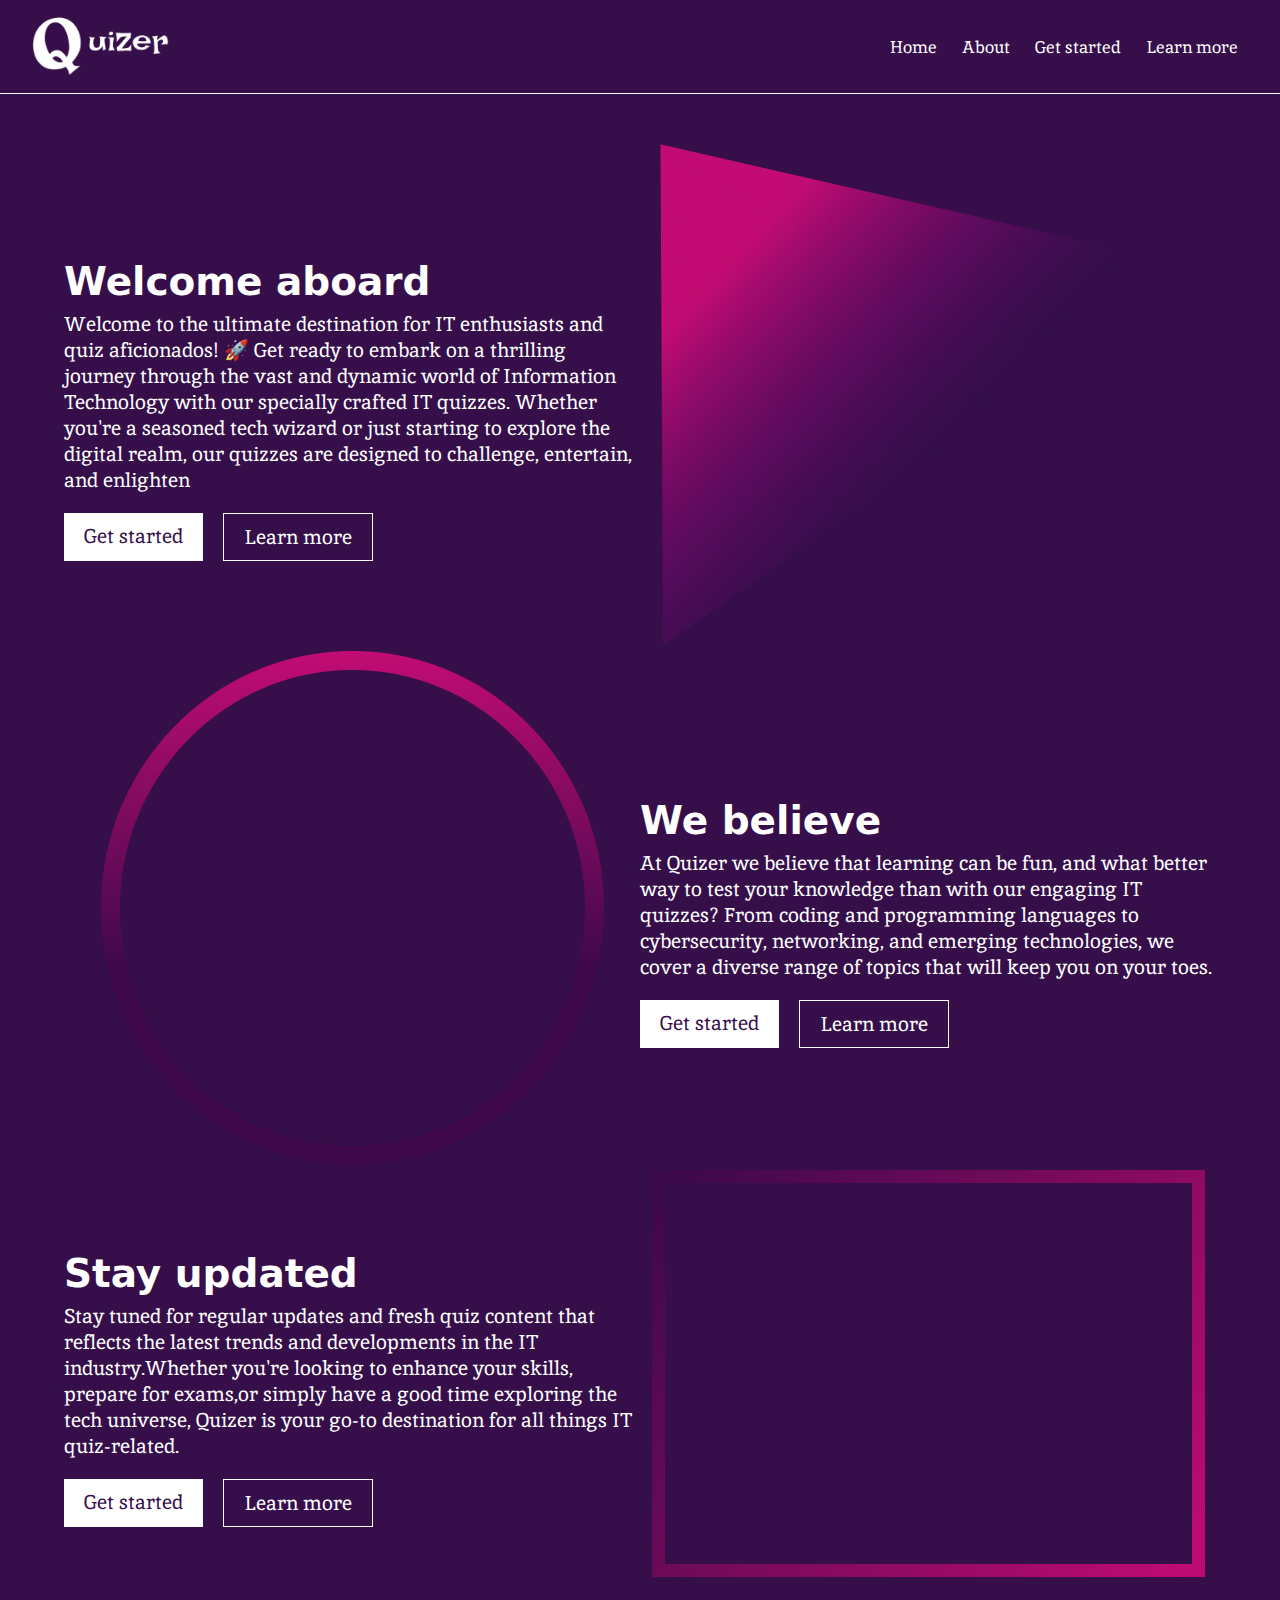
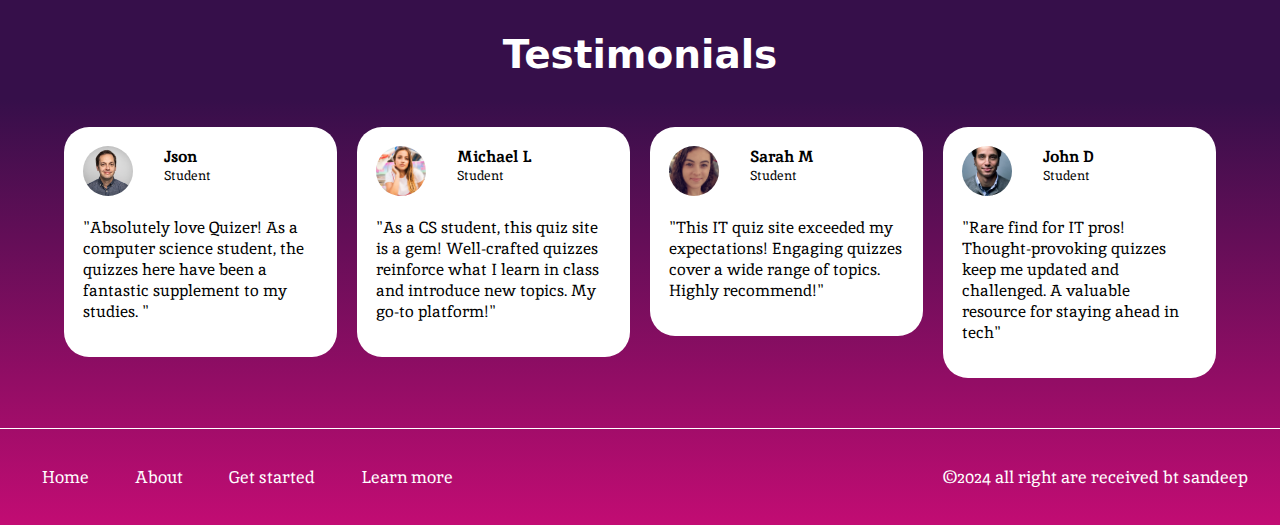
<file: index.html>
<!DOCTYPE html>
<html lang="en">

<head>
    <meta charset="UTF-8">
    <meta name="viewport" content="width=device-width, initial-scale=1.0">
    <title>Quizer</title>
    <link rel="stylesheet" href="style.css">
    <link rel="preconnect" href="https://fonts.googleapis.com">
    <link rel="preconnect" href="https://fonts.gstatic.com" crossorigin>
    <link href="https://fonts.googleapis.com/css2?family=Inika&family=Irish+Grover&display=swap" rel="stylesheet">
    <link rel="icon" type="image/x-icon" href="assets/fav.png">
</head>

<body>
    <header>
        <div class="header">
            <a href="index.html" class="logo"><img src="assets/logo.png"></a>
            <div class="nav">
                <nav class="pc" id="navbar">
                    <a href="index.html" class="nav-list">Home</a>
                    <a href="" class="nav-list">About</a>
                    <a href="started.html" class="nav-list">Get started</a>
                    <a href="https://quizapi.io/" target="_blank" class="nav-list">Learn more</a>
                    <div class="close mobile" onclick="mobNavclose()">✖</div>
                </nav>
                <div class="menu-open mobile" id="mobnav" onclick="mobNav()"><img src="assets/menu.png"></div>
            </div>
        </div>
    </header>
    <main>
        <div class="flex">
            <div class="col">
                <div class="box">
                    <h1>Welcome aboard</h1>
                    <p>Welcome to the ultimate destination for IT enthusiasts and quiz
                        aficionados! 🚀 Get ready to embark on a thrilling journey through
                        the vast and dynamic world of Information Technology with our
                        specially crafted IT quizzes. Whether you're a seasoned tech
                        wizard or just starting to explore the digital realm,
                        our quizzes are designed to challenge, entertain, and enlighten</p>

                    <div class="btn-flex">
                        <a href="started.html" class="btn btn-bolid">Get started</a>

                        <a class="btn btn-border" href="https://quizapi.io/" target="_blank">Learn more</a>
                    </div>

                </div>
            </div>
            <div class="col col-image pc">
                <img src="assets/Polygon 1.png">
            </div>
        </div>
        <div class="flex">
            <div class="col col-image pc">
                <img src="assets/Ellipse 1.png">
            </div>
            <div class="col">
                <div class="box right-text-mobile">
                    <h1>We believe</h1>
                    <p>
                        At Quizer we believe that learning can be fun, and what better way to test your knowledge than
                        with our engaging IT quizzes? From coding and programming languages to cybersecurity,
                        networking, and emerging technologies, we cover a diverse range of topics that will keep you on
                        your toes.
                    </p>
                    <div class="btn-flex">
                        <a href="started.html" class="btn btn-bolid">Get started</a>

                        <a class="btn btn-border" href="https://quizapi.io/" target="_blank">Learn more</a>
                    </div>
                </div>
            </div>
        </div>
        <div class="flex">
            <div class="col">
                <div class="box">
                    <h1>Stay updated </h1>
                    <p>Stay tuned for regular updates and fresh quiz
                        content that reflects the latest trends and developments
                        in the IT industry.Whether you're
                        looking to enhance your skills, prepare for exams,or
                        simply have a good time exploring the tech universe,
                        Quizer is your go-to destination for all things IT quiz-related.
                    </p>
                    <div class="btn-flex">
                        <a href="started.html" class="btn btn-bolid">Get started</a>

                        <a class="btn btn-border" href="https://quizapi.io/" target="_blank">Learn more</a>
                    </div>
                </div>
            </div>
            <div class="col col-image pc">
                <img src="assets/Rectangle 6.png">
            </div>
        </div>
        <div class="testimonial">
            <h2>Testimonials</h2>
            <div class="slider-flex">
                <div class="flex-slider">
                    <div class="slider-box">
                        <div class="slider-flex">
                            <div class="slider-image">
                                <img src="assets/avtar.jpeg">
                            </div>
                            <div class="slider-info">
                                <b>Json</b>
                                <small>Student</small>
                            </div>
                        </div>
                        <div class="slider-description">
                            <p>"Absolutely love Quizer! As a computer science student, the quizzes here have been a
                                fantastic supplement to my studies. "</p>
                        </div>
                    </div>
                </div>
                <div class="flex-slider">
                    <div class="slider-box">
                        <div class="slider-flex">
                            <div class="slider-image">
                                <img src="assets/person4.avif">
                            </div>
                            <div class="slider-info">
                                <b>Michael L</b>
                                <small>Student</small>
                            </div>
                        </div>
                        <div class="slider-description">
                            <p>"As a CS student, this quiz site is a gem! Well-crafted quizzes reinforce what I learn in
                                class and introduce new topics. My go-to platform!"</p>
                        </div>
                    </div>
                </div>
                <div class="flex-slider">
                    <div class="slider-box">
                        <div class="slider-flex">
                            <div class="slider-image">
                                <img src="assets/person3.jpg">
                            </div>
                            <div class="slider-info">
                                <b>Sarah M</b>
                                <small>Student</small>
                            </div>
                        </div>
                        <div class="slider-description">
                            <p>"This IT quiz site exceeded my expectations! Engaging quizzes cover a wide range of
                                topics. Highly recommend!" </p>
                        </div>
                    </div>
                </div>
            
                <div class="flex-slider">
                    <div class="slider-box">
                        <div class="slider-flex">
                            <div class="slider-image">
                                <img src="assets/person2.avif">
                            </div>
                            <div class="slider-info">
                                <b>John D</b>
                                <small>Student</small>
                            </div>
                        </div>
                        <div class="slider-description">
                            <p>"Rare find for IT pros! Thought-provoking quizzes keep me updated and challenged. A
                                valuable resource for staying ahead in tech"</p>
                        </div>
                    </div>
                </div>
            </div>
        </div>
    </main>
    <footer>
        <div class="footer">
            <div class="nav">
                <nav>
                    <a href="index.html" class="nav-list">Home</a>
                    <a href="" class="nav-list">About</a>
                    <a href="started.html" class="nav-list">Get started</a>
                    <a href="https://quizapi.io/" target="_blank" class="nav-list">Learn more</a>
                </nav>
            </div>
            <div class="copyright">
                <p>©2024 all right are received bt sandeep</p>
            </div>
        </div>

        </div>

    </footer>
    <script src="app.js"></script>
</body>

</html>
</file>
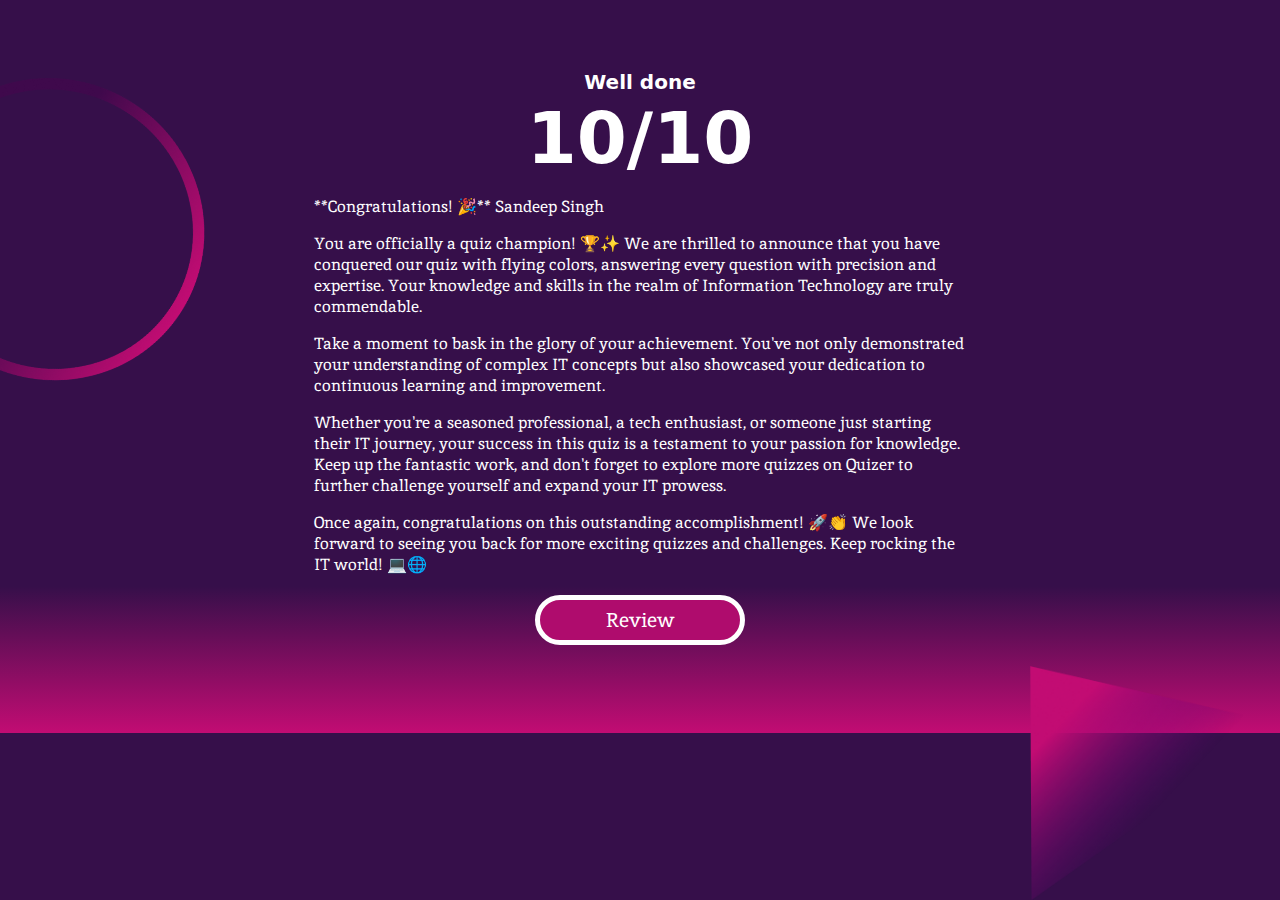
<file: result.html>
<!DOCTYPE html>
<html lang="en">

<head>
    <meta charset="UTF-8">
    <meta name="viewport" content="width=device-width, initial-scale=1.0">
    <title>Quizer</title>
    <link rel="stylesheet" href="style.css">
    <link rel="preconnect" href="https://fonts.googleapis.com">
<link rel="preconnect" href="https://fonts.gstatic.com" crossorigin>
<link href="https://fonts.googleapis.com/css2?family=Inika&family=Irish+Grover&display=swap" rel="stylesheet">
<link rel="icon" type="image/x-icon" href="assets/fav.png">
</head>

<body>

    <main>
    
           <div class="quizBody-all-result">
            <div class="quiz-start">
                <h3>Well done</h3>
                <h1>10/10</h1>
          
                   <div class="box-selection-result">
                   <p>**Congratulations! 🎉** Sandeep Singh</p>
                   
                   <p>You are officially a quiz champion! 🏆✨ We are thrilled to announce that you have conquered our quiz with flying colors, answering every question with precision and expertise. Your knowledge and skills in the realm of Information Technology are truly commendable.</p>
                   
                   <p>Take a moment to bask in the glory of your achievement. You've not only demonstrated your understanding of complex IT concepts but also showcased your dedication to continuous learning and improvement.</p>
                   
                   <p>Whether you're a seasoned professional, a tech enthusiast, or someone just starting their IT journey, your success in this quiz is a testament to your passion for knowledge. Keep up the fantastic work, and don't forget to explore more quizzes on Quizer to further challenge yourself and expand your IT prowess.</p>
                   
                   <p>Once again, congratulations on this outstanding accomplishment! 🚀👏 We look forward to seeing you back for more exciting quizzes and challenges. Keep rocking the IT world! 💻🌐</p>
                   </div>
                
                <a href="review.html" class="step-btns" ><div class="mylink-btn w30">Review</div></a>
               
              
               
            </div>
            <img src="assets/Ellipse 1.png" class="bg1">
            <img src="assets/Polygon 1.png" class="bg2 pc">
           </div>
    </main>
    <script src="app.js"></script>
</body>

</html>
</file>
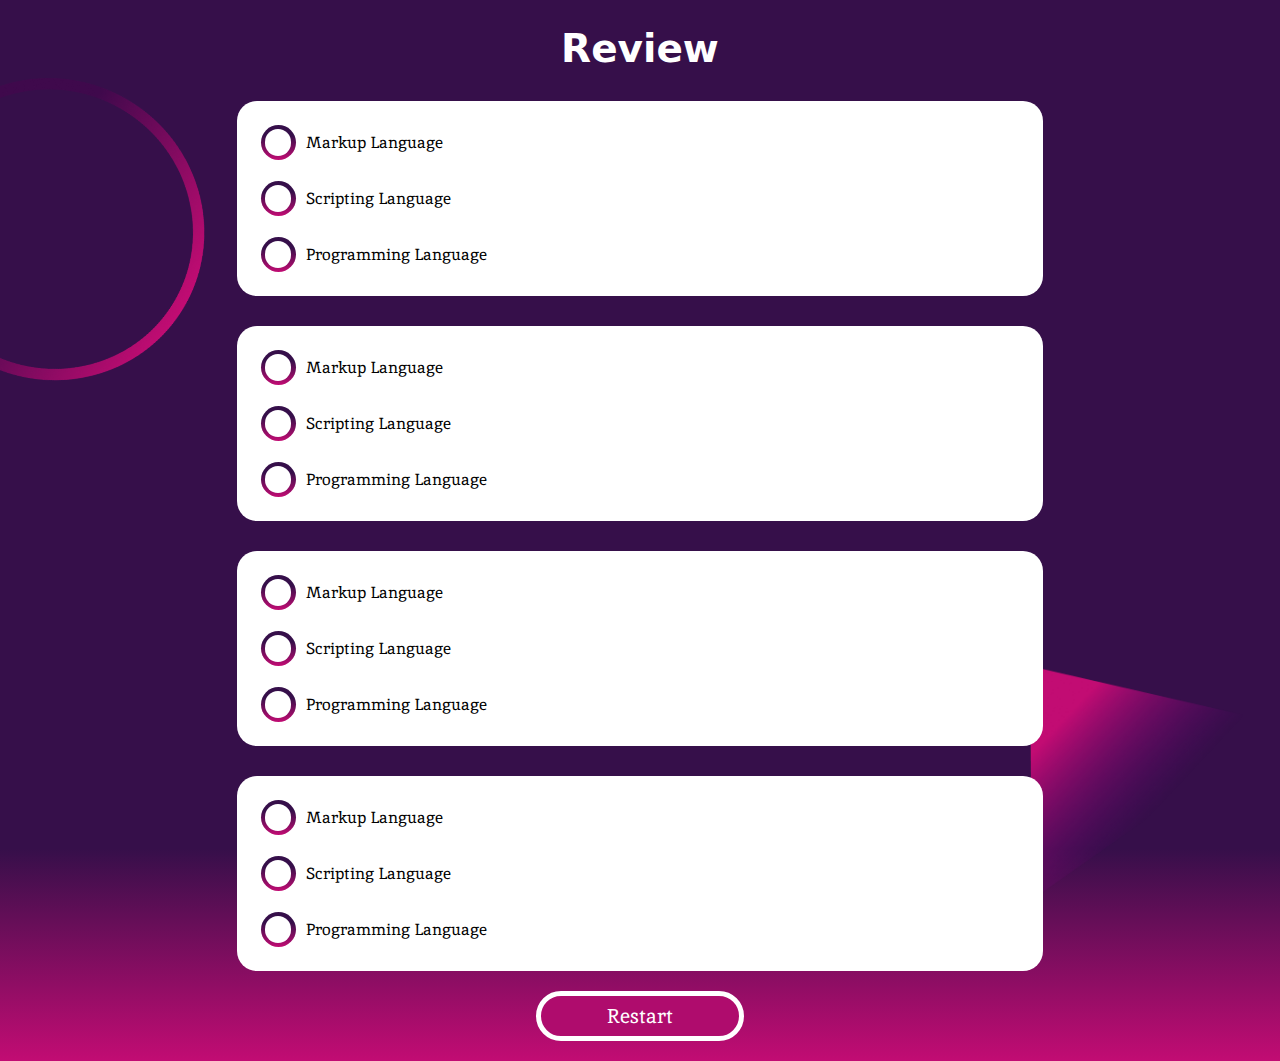
<file: review.html>
<!DOCTYPE html>
<html lang="en">

<head>
    <meta charset="UTF-8">
    <meta name="viewport" content="width=device-width, initial-scale=1.0">
    <title>Quizer</title>
    <link rel="stylesheet" href="style.css">
    <link rel="preconnect" href="https://fonts.googleapis.com">
<link rel="preconnect" href="https://fonts.gstatic.com" crossorigin>
<link href="https://fonts.googleapis.com/css2?family=Inika&family=Irish+Grover&display=swap" rel="stylesheet">
<link rel="icon" type="image/x-icon" href="assets/fav.png">
</head>

<body>

    <main class="review">
           <div class="quizBody-all">
            <div class="quiz-start">
                <h1>Review</h1>
          
                   <div class="box-selection">
                    <form action="/action_page.php">
                       <input type="radio" id="html" name="fav_language" value="Markup Language">
                       <label for="html"><div class="selection"><div class="check">1</div></div>Markup Language</label><br>
                       <input type="radio" id="css" name="fav_language" value="Scripting Language">
                    <label for="css"><div class="selection"><div class="check">1</div></div>Scripting Language</label><br>
                       <input type="radio" id="javascript" name="fav_language" value="Programming Language">
                       <label for="javascript"><div class="selection"><div class="check">1</div></div>Programming Language</label>
                    
                
                      </form>
                   </div>

                   <div class="box-selection">
                    <form action="/action_page.php">
                       <input type="radio" id="html" name="fav_language" value="Markup Language">
                       <label for="html"><div class="selection"><div class="check">1</div></div>Markup Language</label><br>
                       <input type="radio" id="css" name="fav_language" value="Scripting Language">
                    <label for="css"><div class="selection"><div class="check">1</div></div>Scripting Language</label><br>
                       <input type="radio" id="javascript" name="fav_language" value="Programming Language">
                       <label for="javascript"><div class="selection"><div class="check">1</div></div>Programming Language</label>
                    
                
                      </form>
                   </div>
                   <div class="box-selection">
                    <form action="/action_page.php">
                       <input type="radio" id="html" name="fav_language" value="Markup Language">
                       <label for="html"><div class="selection"><div class="check">1</div></div>Markup Language</label><br>
                       <input type="radio" id="css" name="fav_language" value="Scripting Language">
                    <label for="css"><div class="selection"><div class="check">1</div></div>Scripting Language</label><br>
                       <input type="radio" id="javascript" name="fav_language" value="Programming Language">
                       <label for="javascript"><div class="selection"><div class="check">1</div></div>Programming Language</label>
                    
                
                      </form>
                   </div>
                   <div class="box-selection">
                     <form action="/action_page.php">
                        <input type="radio" id="html" name="fav_language" value="Markup Language">
                        <label for="html"><div class="selection"><div class="check">1</div></div>Markup Language</label><br>
                        <input type="radio" id="css" name="fav_language" value="Scripting Language">
                     <label for="css"><div class="selection"><div class="check">1</div></div>Scripting Language</label><br>
                        <input type="radio" id="javascript" name="fav_language" value="Programming Language">
                        <label for="javascript"><div class="selection"><div class="check">1</div></div>Programming Language</label>
                     
                 
                       </form>
                    </div>
                    <a href="index.html" class="step-btns" ><div class="mylink-btn w30">Restart</div></a>
              
               
            </div>
           
           </div>
    </main>
    <img src="assets/Ellipse 1.png" class="bg1">
            <img src="assets/Polygon 1.png" class="bg2 pc">
            <script src="app.js"></script>
</body>

</html>
</file>
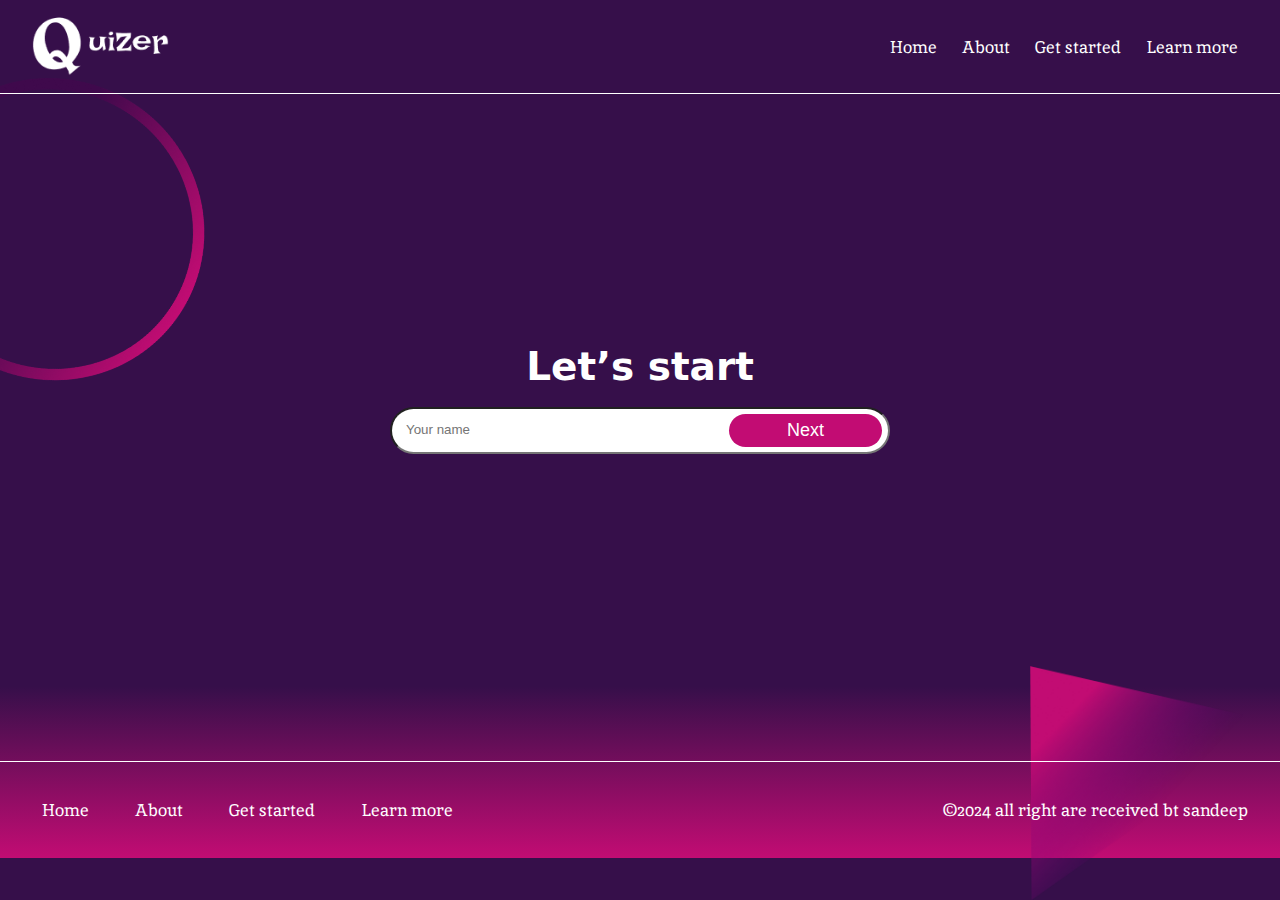
<file: started.html>
<!DOCTYPE html>
<html lang="en">

<head>
    <meta charset="UTF-8">
    <meta name="viewport" content="width=device-width, initial-scale=1.0">
    <title>Quizer</title>
    <link rel="stylesheet" href="style.css">
    <link rel="preconnect" href="https://fonts.googleapis.com">
<link rel="preconnect" href="https://fonts.gstatic.com" crossorigin>
<link href="https://fonts.googleapis.com/css2?family=Inika&family=Irish+Grover&display=swap" rel="stylesheet">
<link rel="icon" type="image/x-icon" href="assets/fav.png">
</head>

<body>
    <header>
        <div class="header">
            <a href="index.html" class="logo"><img src="assets/logo.png"></a>
            <div class="nav">
                <nav class="pc" id="navbar">
                    <a href="index.html" class="nav-list">Home</a>
                    <a href="" class="nav-list">About</a>
                    <a href="started.html" class="nav-list">Get started</a>
                    <a href="https://quizapi.io/" target="_blank" class="nav-list">Learn more</a>
                    <div class="close mobile" onclick="mobNavclose()">✖</div>
                </nav>
                <div class="menu-open mobile" id="mobnav" onclick="mobNav()"><img src="assets/menu.png"></div>
            </div>
        </div>
    </header>
    <main>
           <div class="quizBody">
            <div class="quiz-start">
                <h1>Let’s start</h1>
                <form action="step1.html" action="get">
                    <div class="input-binder">
                <input type="text" placeholder="Your name" name="name" required>
                <button type="submit" value="start" >Next</button>
                </div>
                </form>
            </div>
            <img src="assets/Ellipse 1.png" class="bg1">
            <img src="assets/Polygon 1.png" class="bg2 pc">
           </div>
    </main>
    <footer>
        <div class="footer">
            <div class="nav">
                <nav>
                    <a  href="index.html" class="nav-list">Home</a>
                    <a  href="" class="nav-list">About</a>
                    <a  href="started.html" class="nav-list">Get started</a>
                    <a   href="https://quizapi.io/" target="_blank" class="nav-list">Learn more</a>
                </nav>
                </div>
                <div class="copyright"><p>©2024 all right are received bt sandeep</p></div>
            </div>
            
            </div>
     
    </footer>
    <script src="app.js"></script>
</body>

</html>
</file>
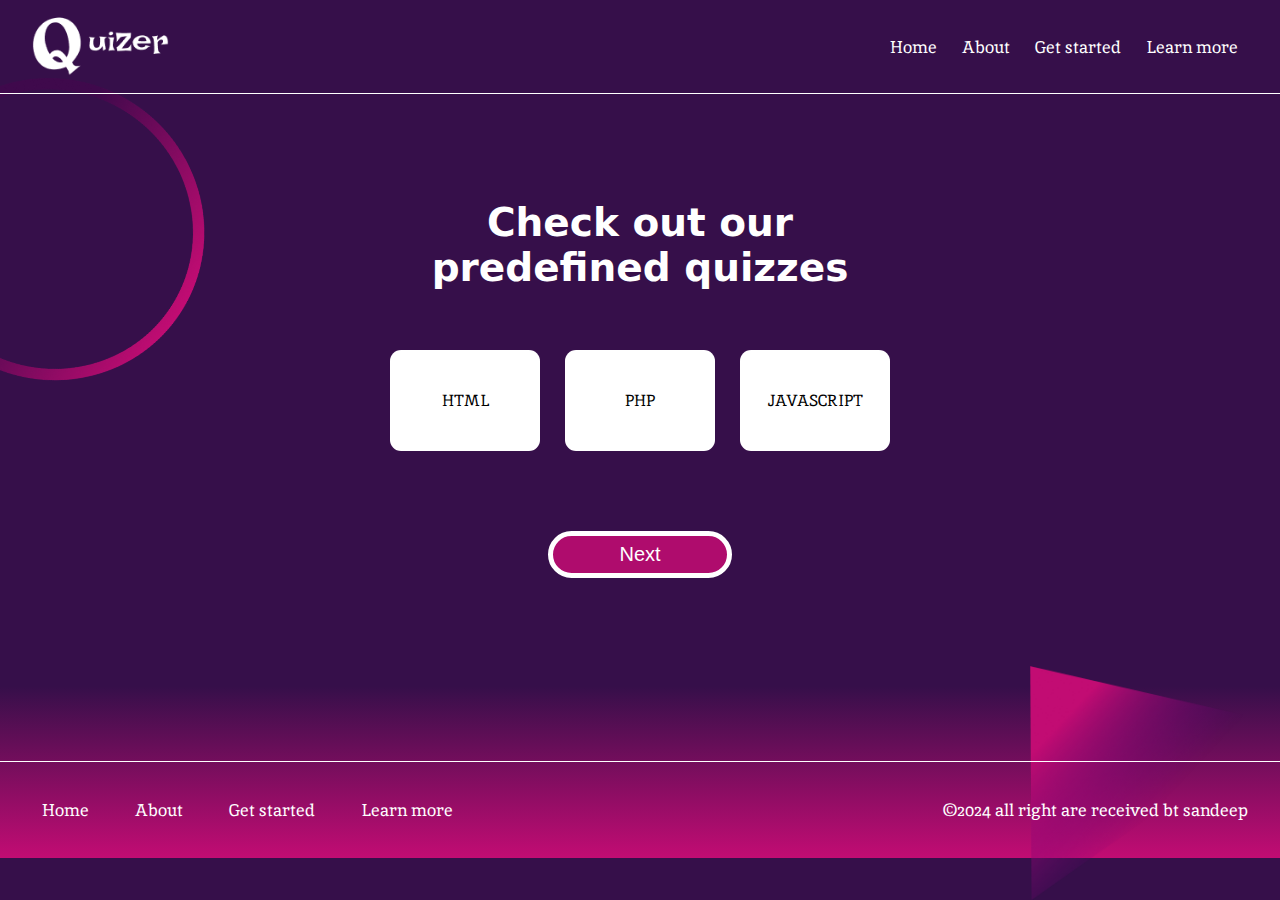
<file: step1.html>
<!DOCTYPE html>
<html lang="en">

<head>
    <meta charset="UTF-8">
    <meta name="viewport" content="width=device-width, initial-scale=1.0">
    <title>Quizer</title>
    <link rel="stylesheet" href="style.css">
    <link rel="preconnect" href="https://fonts.googleapis.com">
<link rel="preconnect" href="https://fonts.gstatic.com" crossorigin>
<link href="https://fonts.googleapis.com/css2?family=Inika&family=Irish+Grover&display=swap" rel="stylesheet">
<link rel="icon" type="image/x-icon" href="assets/fav.png">
</head>

<body class="info">
    <header>
        <div class="header">
            <a href="index.html" class="logo"><img src="assets/logo.png"></a>
            <div class="nav">
                <nav class="pc" id="navbar">
                    <a href="index.html" class="nav-list">Home</a>
                    <a href="" class="nav-list">About</a>
                    <a href="started.html" class="nav-list">Get started</a>
                    <a href="https://quizapi.io/" target="_blank" class="nav-list">Learn more</a>
                    <div class="close mobile" onclick="mobNavclose()">✖</div>
                </nav>
                <div class="menu-open mobile" id="mobnav" onclick="mobNav()"><img src="assets/menu.png"></div>
            </div>
        </div>
    </header>
    <main>
           <div class="quizBody">
            <div class="quiz-start">
                <h1>Check out our <br>predefined quizzes</h1>
            <form action="step2.html" method="get">
                   <div class="quiz-options-multi">
                  
                        <input type="radio" id="html" name="language" value="html">
                        <label for="html" class="opt"><div>HTML</div></label>
                        <input type="radio" id="php" name="language" value="php">
                     <label for="php"class="opt"><div >PHP</div></label>
                        <input type="radio" id="javascript" name="language" value="javascript">
                        <label for="javascript"class="opt"><div >JAVASCRIPT</div></label>
                     
                  </div>
                  <button type="submit" value="start"  class="mylink step-btns">Next</button>
                       </form>
                
                    
                
              
               
            </div>
            <img src="assets/Ellipse 1.png" class="bg1">
            <img src="assets/Polygon 1.png" class="bg2 pc">
           </div>
    </main>
    <footer>
        <div class="footer">
            <div class="nav">
                <nav>
                    <a  href="index.html" class="nav-list">Home</a>
                    <a  href="" class="nav-list">About</a>
                    <a  href="started.html" class="nav-list">Get started</a>
                    <a   href="https://quizapi.io/" target="_blank" class="nav-list">Learn more</a>
                </nav>
                </div>
                <div class="copyright"><p>©2024 all right are received bt sandeep</p></div>
            </div>
            
            </div>
     
    </footer>
    <script src="app.js"></script>
</body>

</html>
</file>
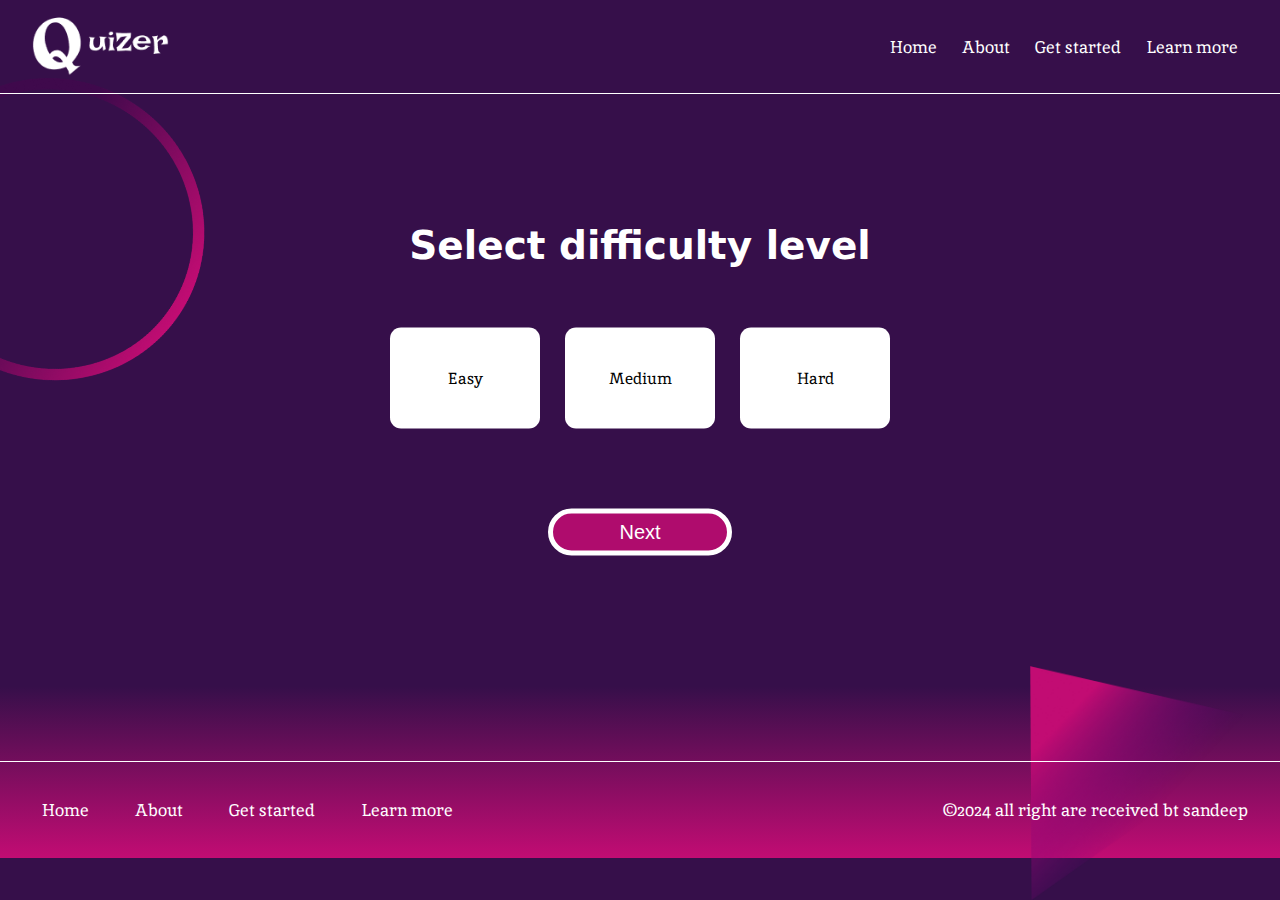
<file: step2.html>
<!DOCTYPE html>
<html lang="en">

<head>
    <meta charset="UTF-8">
    <meta name="viewport" content="width=device-width, initial-scale=1.0">
    <title>Quizer</title>
    <link rel="stylesheet" href="style.css">
    <link rel="preconnect" href="https://fonts.googleapis.com">
<link rel="preconnect" href="https://fonts.gstatic.com" crossorigin>
<link href="https://fonts.googleapis.com/css2?family=Inika&family=Irish+Grover&display=swap" rel="stylesheet">
<link rel="icon" type="image/x-icon" href="assets/fav.png">
</head>

<body class="info">
    <header>
        <div class="header">
            <a href="index.html" class="logo"><img src="assets/logo.png"></a>
            <div class="nav">
                <nav class="pc" id="navbar">
                    <a href="index.html" class="nav-list">Home</a>
                    <a href="" class="nav-list">About</a>
                    <a href="started.html" class="nav-list">Get started</a>
                    <a href="https://quizapi.io/" target="_blank" class="nav-list">Learn more</a>
                    <div class="close mobile" onclick="mobNavclose()">✖</div>
                </nav>
                <div class="menu-open mobile" id="mobnav" onclick="mobNav()"><img src="assets/menu.png"></div>
            </div>
        </div>
    </header>
    <main>
           <div class="quizBody">
            <div class="quiz-start">
                <h1>Select difficulty level</h1>
           <form action="step3.html" method="get">
                   <div class="quiz-options-multi">
                   
                    
                       
                             <input type="radio" id="Easy" name="difficulty" value="Easy">
                             <label for="Easy" class="opt"><div>Easy</div></label>
                             <input type="radio" id="Medium" name="difficulty" value="Medium">
                          <label for="Medium"class="opt"><div >Medium</div></label>
                             <input type="radio" id="Hard" name="difficulty" value="Hard">
                             <label for="Hard"class="opt"><div >Hard</div></label>
                          
                      
                      
                           
                   </div>
                    <button type="submit" value="start"  class="mylink step-btns">Next</button>
                 </form>
              
               
            </div>
            <img src="assets/Ellipse 1.png" class="bg1">
            <img src="assets/Polygon 1.png" class="bg2 pc">
           </div>
    </main>
    <footer>
        <div class="footer">
            <div class="nav">
                <nav>
                    <a  href="index.html" class="nav-list">Home</a>
                    <a  href="" class="nav-list">About</a>
                    <a  href="started.html" class="nav-list">Get started</a>
                    <a   href="https://quizapi.io/" target="_blank" class="nav-list">Learn more</a>
                </nav>
                </div>
                <div class="copyright"><p>©2024 all right are received bt sandeep</p></div>
            </div>
            
            </div>
     
    </footer>
    <script src="app.js"></script>
</body>

</html>
</file>
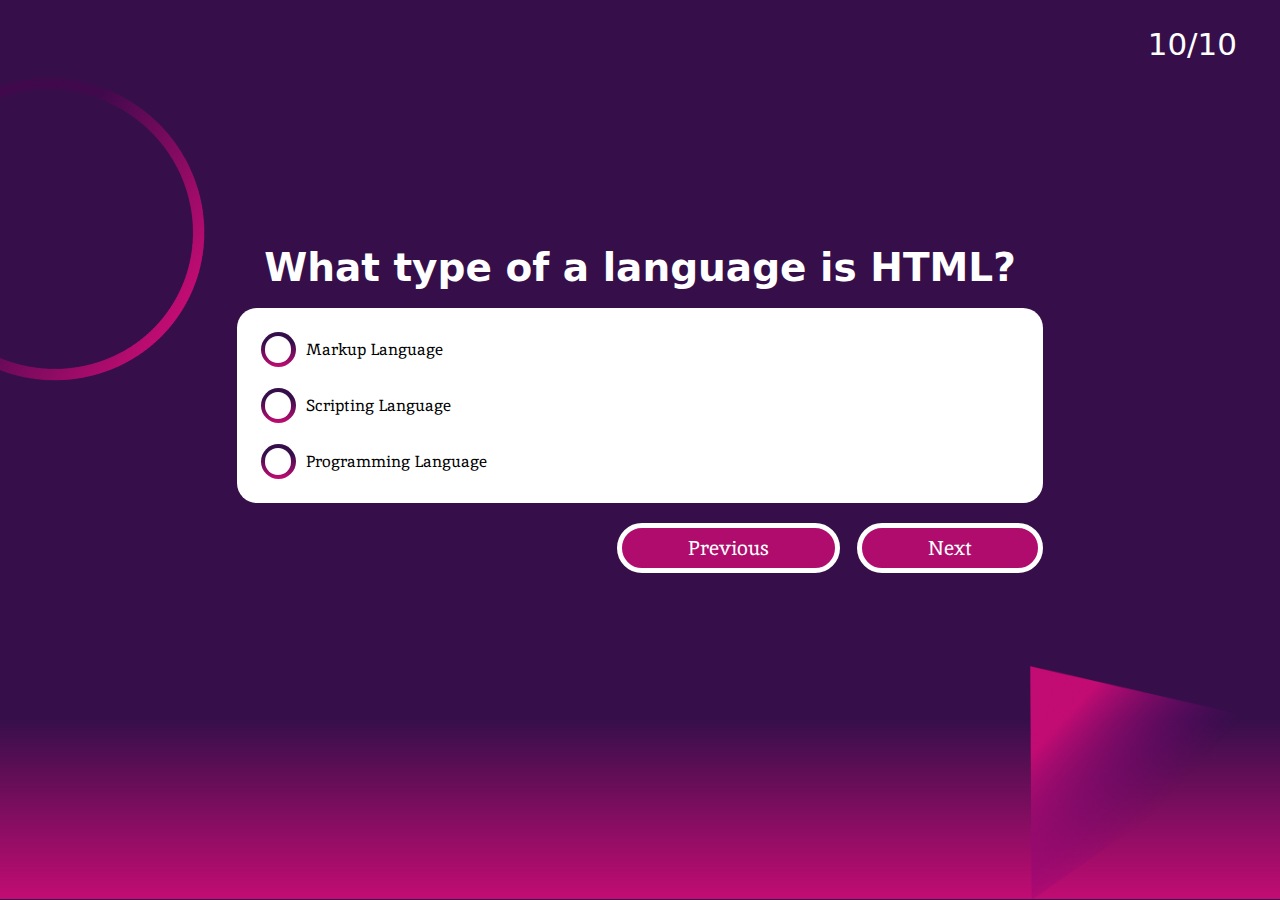
<file: step3.html>
<!DOCTYPE html>
<html lang="en">

<head>
    <meta charset="UTF-8">
    <meta name="viewport" content="width=device-width, initial-scale=1.0">
    <title>Quizer</title>
    <link rel="stylesheet" href="style.css">
    <link rel="preconnect" href="https://fonts.googleapis.com">
<link rel="preconnect" href="https://fonts.gstatic.com" crossorigin>
<link href="https://fonts.googleapis.com/css2?family=Inika&family=Irish+Grover&display=swap" rel="stylesheet">
<link rel="icon" type="image/x-icon" href="assets/fav.png">
</head>

<body>

    <main>
        <div class="float-number">10/10</div>
           <div class="quizBody-all">
            <div class="quiz-start">
                <h1>What type of a language is HTML?</h1>
          
                   <div class="box-selection">
                    <form action="/action_page.php">
                       <input type="radio" id="html" name="fav_language" value="Markup Language">
                       <label for="html"><div class="selection"><div class="check">1</div></div>Markup Language</label><br>
                       <input type="radio" id="css" name="fav_language" value="Scripting Language">
                    <label for="css"><div class="selection"><div class="check">1</div></div>Scripting Language</label><br>
                       <input type="radio" id="javascript" name="fav_language" value="Programming Language">
                       <label for="javascript"><div class="selection"><div class="check">1</div></div>Programming Language</label>
                    
                
                      </form>
                   </div>
                <div class="flex-ss">
                    <a href="result.html" class="step-btns" ><div class="mylink-btn">Previous</div></a>
                <a href="result.html" class="step-btns" ><div class="mylink-btn">Next</div></a>
                </div>
              
               
            </div>
            <img src="assets/Ellipse 1.png" class="bg1">
            <img src="assets/Polygon 1.png" class="bg2 pc">
           </div>
    </main>
    <script src="app.js"></script>
</body>

</html>
</file>
<file: style.css>
.header, .footer {
    display: flex;
    width: 95%;
    margin: auto;
    justify-content: space-between;
    align-items: center;
}
header {
    border-bottom: 1px solid white;
    padding: 0px 0px;
    margin-bottom: 50px;
}
footer{
    border-top: 1px solid white;
    padding: 20px 0px;
    margin-top: 50px;
}
nav {
    display: flex;
    gap: 26px;
    font-size: 20px;
}
.flex {
    display: flex;
    align-items: center;
}
.col{
    width: 50%;
}
body {
    background-image: linear-gradient(180deg, #360f4a 80%, #c20c73);
    margin: 0px;
    padding: 0px;
    color: white;
    font-family: 'Inika', serif;
    max-width: 1980px;
    margin: auto;
}
main {
    width: 90%;
    margin: auto;
}
.col-image {
    text-align: center;
}
.box p {
    font-size: 20px;
}
.btn {
    font-size: 20px;
    text-align: center;
    padding: 10px 20px;
}
.btn-bolid {
    background: white;
    color: #360f4a;
    text-decoration: none;
}
.btn.btn-border {
    border: 1px solid white;
    text-decoration: none;
    color: white;
}
.btn-flex {
    display: flex;
    gap: 20px;
}
h1, h2, h3 {
    font-family: 'Irish Grover', system-ui;
    font-size: 39px;
    margin-bottom: 2px;
}
.box p {
    margin-top: 7px;
}
.slider-box {
    background: white;
    border-radius: 25px;
    padding: 19px;
    color: black;
}
.slider-box img{
    width: 100%;
}
.slider-flex {
    display: flex;
    gap:20px;
}
.slider-info {
    display: flex;
    flex-direction: column;
    margin-left: 11px;
}
.testimonial h2 {
    text-align: center;
    margin: 50px 0px;
}
img.bg1 {
    position: absolute;
    left: -98px;
    width: 300px;
    transform: rotate(123deg);
    top: 76px;
    z-index: -1;
}
img.bg2 {
    position: absolute;
    right: 0px;
    bottom: 0px;
    width: 250px;
    z-index: -1;
}
.quiz-start {
    text-align: center;
}
.input-binder input {
    width: -webkit-fill-available;
    padding: 13px 14px 15px;
    border-radius: 50px;
}
.input-binder {
    position: relative;
}
.input-binder button {
    position: absolute;
    top: 7px;
    right: 8px;
    padding: 6px 58px;
    border: 0px;
    border-radius: 50px;
    background: #c20c73;
    color: white;
    font-size: 18px;
}
.quiz-start h1 {
    margin-bottom: 18px;
}
.quizBody {
    height: 63vh;
    width: 70%;
    margin: auto;
    max-width: 500px;
}
.quiz-start {
    text-align: center;
    position: relative;
    top: 45%;
    transform: translateY(-50%);
}
.quizBody-all {
    height: 97vh;
    width: 70%;
    margin: auto;

}
a.step-btns {
    text-decoration: none;

}
Button.step-btns, .mylink-btn  {
    background: #af0c6d;
    color: white;
    text-decoration: none;
    padding: 7px 66px;
    border-radius: 50px;
    border: 5px solid white;
    margin: 20px auto;
    font-size: 20px;
}
.mylink-btn.w30 {
    width: fit-content;
}
.quiz-options-multi {
    text-align: center;
    display: flex;
    justify-content: space-between;
    margin: 60px 0px;
}
.opt {
    width: 30%;
    background: white;
    color: black;
    padding: 40px 0;
    border-radius: 11px;
    max-width: 150px;
    text-decoration: none;
}
.info .quiz-start input:checked+label {
    background: #be0c72;
    color: white;
}
.box-selection {
    background: white;
    border-radius: 20px;
    color: black;
    text-align: left;
    padding: 24px;
}
.box-selection label {
    display: flex;
    gap: 10px;
    align-items: center;
}
.selection {
    height: 35px;
    width: 35px;
    background-image: linear-gradient(180deg, #360f4a 30%, #c20c73);
    border-radius: 50px;
}
.check {
    background: white;
    height: 27px;
    width: 26px;
    border-radius: 50px;
    position: relative;
    top: 4px;
    left: 4.5px;
    color: transparent;
}
.box-selection input {
    display: none;
}
.box-selection input:checked+label div div {
    background-image: linear-gradient(180deg, #360f4a 30%, #c20c73);
    border: 3px solid white;
    left: 3px;
    top: 4px;
    height: 23px;
    width: 23px;
}
.float-number {
    position: absolute;
    right: 43px;
    font-size: 31px;
    font-family: 'Irish Grover', system-ui;
}
.flex-ss {
    display: flex;
    justify-content: flex-end;
    gap: 17px;
}
.box-selection-result {
    /* background: white; */
    border-radius: 20px;
    color: black;
    text-align: left;
    padding: 0px 24px;
    color: white;
}
.quizBody-all-result {
    width: 70%;
    margin: auto;
    max-width: 700px;
}
.quizBody-all-result h1 {
    margin-bottom: 0px;
    font-size: 72px;
    margin-top: 0px;
}
.quizBody-all-result .quiz-start {
    top: 0%;
    transform: translateY(0%);
    margin-bottom: 88px;
}
.quizBody-all-result h3 {
    font-size: 20px;
    margin-top: 70px;
}
.review .box-selection {
    margin-top: 30px;
}
main.review .quizBody-all {
    height: auto;
}
main.review .quiz-start {
    text-align: center;
    position: relative;
    top: 0%;
    transform: translateY(0%);
}
.slider-image img {
    width: 50px;
    border-radius: 50px;
    height: 50px;
    object-fit: cover;
}
a.nav-list {
    text-decoration: none;
    color: white;
    font-size: 17px;
    margin: 0px 10px;

}
.logo img {
    width: 137px;
}
.nav-list, footer p {
    font-size: 17px;
}
.mobile{
    display: none;
}
.pc{
    display: block;
}

.nav-opned {
    display: flex !important;
    flex-direction: column;
    background: white;
    color: black;
    position: fixed;
    top: 0;
    left: 0;
    width: 100%;
    height: 100vh;
    padding-top: 20px;
    z-index: 99;
}
.nav-opned a{
    color:black
}
.close.mobile {
    font-size: 31px;
}
.flex-slider {
    width: 25%;
}
.quiz-options-multi input {
    display: none;
}
/* mobile version */
@media only screen and (max-width: 600px) {
    .quiz-options-multi, Button.step-btns, .mylink-btn {
        font-size: 12px;
    }

    .nav-opned a.nav-list {
        margin: 1px 35px;
    }
    .mobile {
        display: block;
    }
    .pc{
        display: none;
    }
    .col{
        width:100%;
    }
    .slider-flex {
        overflow: scroll;
    }
    .flex-slider {
        min-width: 300px;
    }
    .footer {
        display: flex;
        flex-direction: column;
    }
    .right-text-mobile{
        text-align: right;
    }
    .right-text-mobile .btn-flex {

        justify-content: flex-end;
    }
    img.bg1 {
        position: absolute;
        left: -180px;
         width: 100%;
        transform: rotate(184deg);
        top: 250px;
        z-index: -1;
    }
    .quizBody, .quizBody-all, .quizBody-all-result{
        width: 100%;
    }
    h1, h2, h3 {
        font-size: 30px;
    }
    a.nav-list {
        margin: 0px 0px;
    }
    .box p, body {
        font-size: 17px;
    }
    .nav-opned .close.mobile {
        position: absolute;
        top: 2px;
        right: 10px;
    }
  }
  @media only screen and (min-width: 600px) {
  /* scrollbar */
  /* width */
::-webkit-scrollbar {
    width: 10px;
  }
  
  /* Track */
  ::-webkit-scrollbar-track {
    background:#360f4a;
  }
   
  /* Handle */
  ::-webkit-scrollbar-thumb {
    background: #f1f1f1; 
  }
  
  /* Handle on hover */
  ::-webkit-scrollbar-thumb:hover {
    background: #c20c73;
  }
  }
</file>
